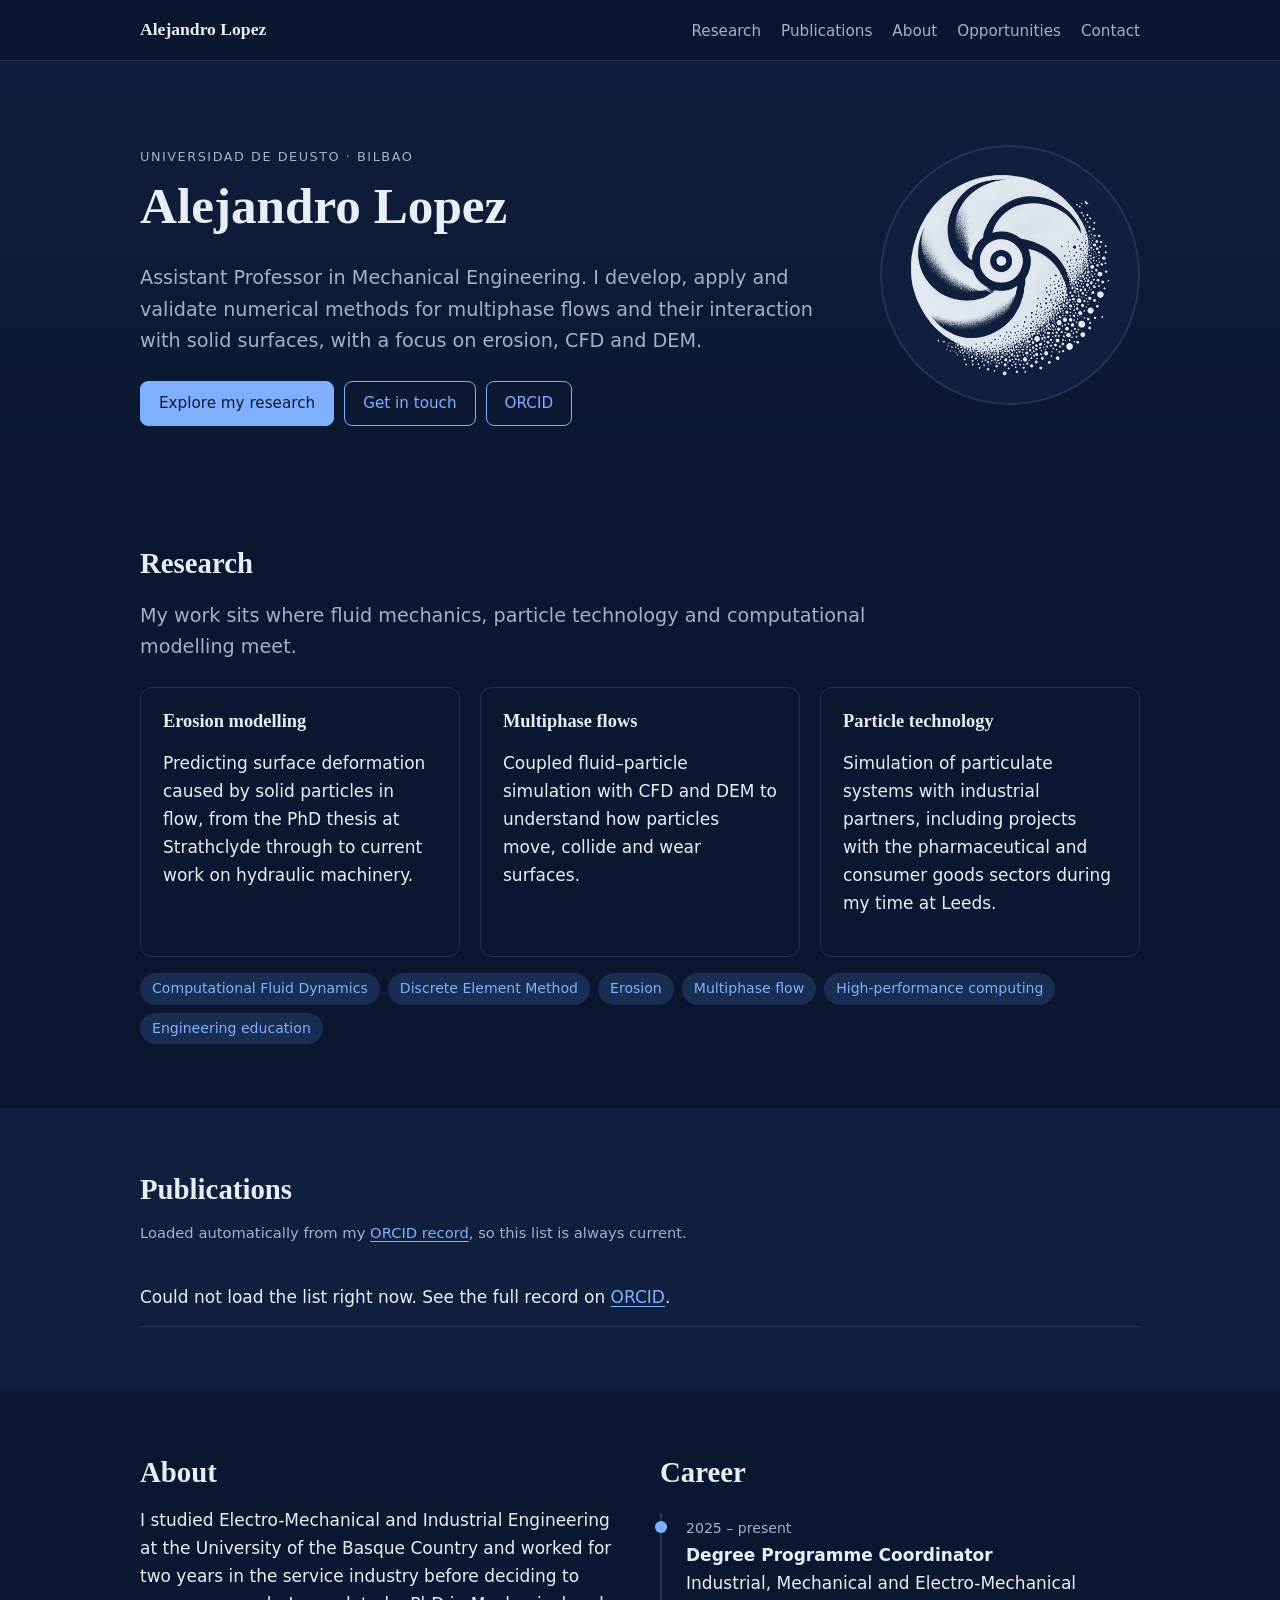
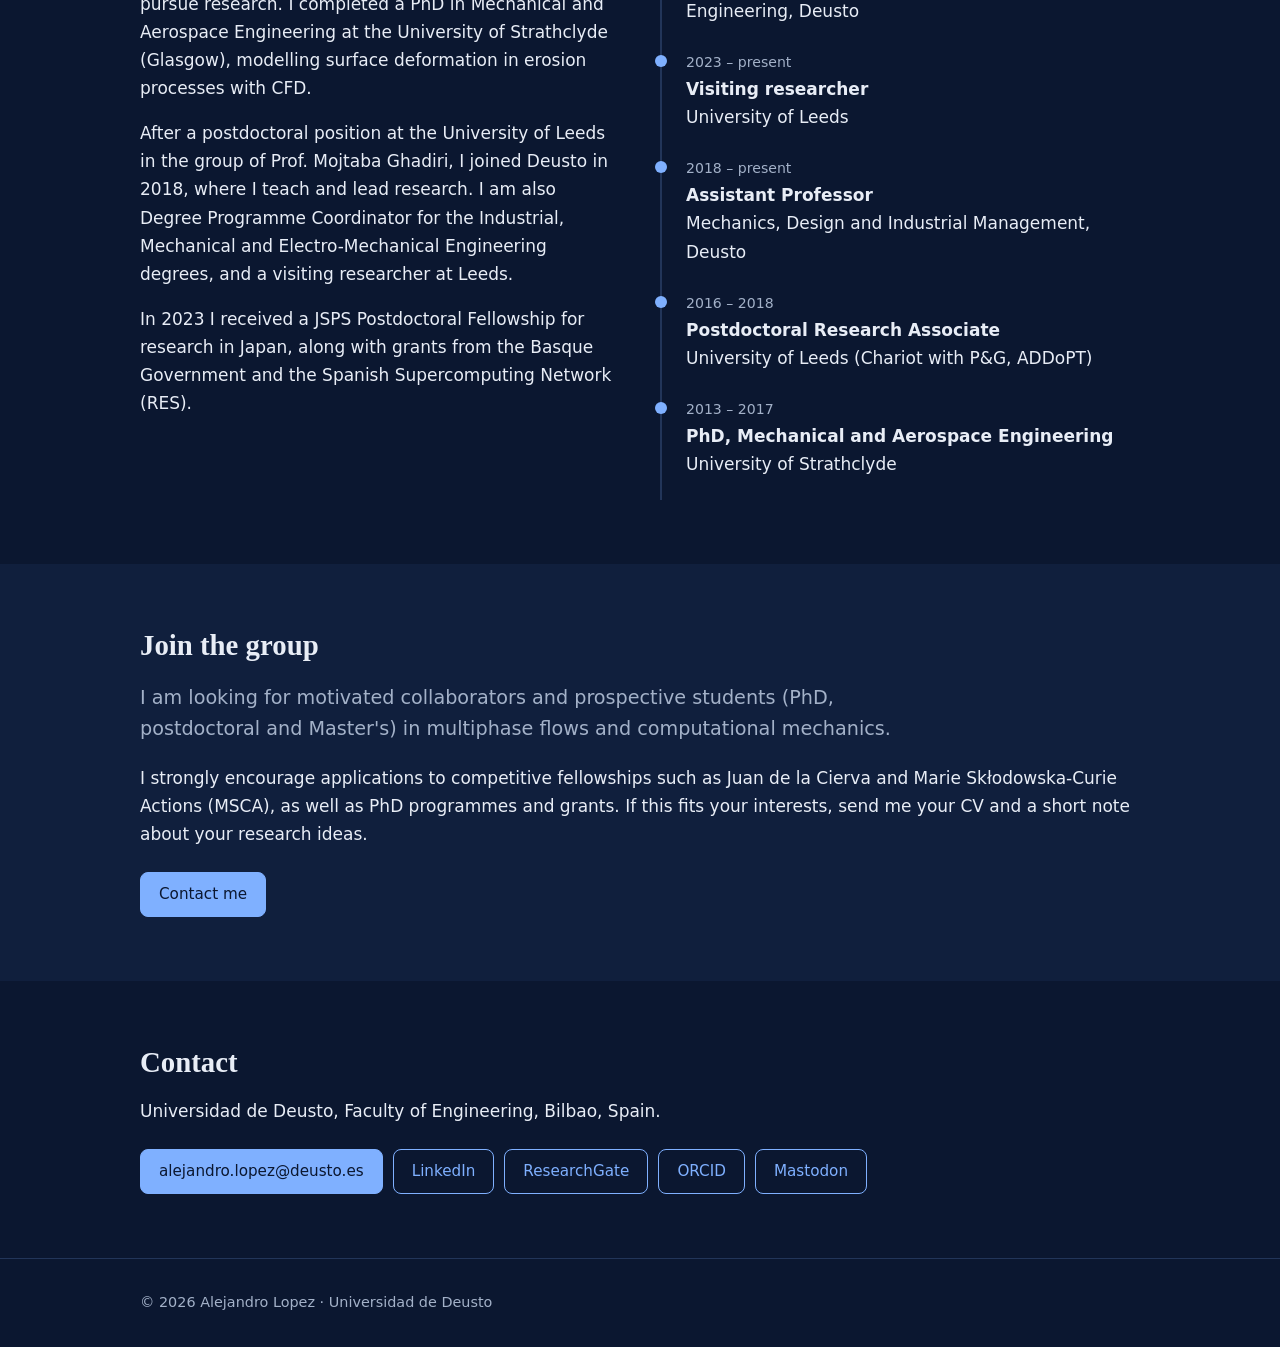
<file: index.html>
<!doctype html>
<html lang="en">
<head>
  <meta charset="utf-8">
  <meta name="viewport" content="width=device-width, initial-scale=1">
  <title>Alejandro Lopez | Computational Mechanics, Universidad de Deusto</title>
  <meta name="description" content="Assistant Professor at Universidad de Deusto. Research on multiphase flows, erosion, CFD and DEM simulation. Programme Leader for Mechanical and Industrial Engineering.">
  <link rel="canonical" href="https://alejandrolopez.space/">
  <meta property="og:type" content="website">
  <meta property="og:title" content="Alejandro Lopez | Computational Mechanics">
  <meta property="og:description" content="Multiphase flows, erosion, CFD and DEM. Universidad de Deusto.">
  <meta property="og:url" content="https://alejandrolopez.space/">
  <meta property="og:image" content="https://alejandrolopez.space/og-image.png">
  <meta name="twitter:card" content="summary">
  <link rel="icon" href="data:image/svg+xml,%3Csvg xmlns='http://www.w3.org/2000/svg' viewBox='0 0 64 64'%3E%3Crect width='64' height='64' rx='14' fill='%2314315c'/%3E%3Ctext x='32' y='44' font-size='34' text-anchor='middle' fill='white' font-family='Georgia,serif'%3EA%3C/text%3E%3C/svg%3E">
  <link rel="stylesheet" href="style.css">
  <script type="application/ld+json">
  {
    "@context": "https://schema.org",
    "@type": "Person",
    "name": "Alejandro Lopez",
    "url": "https://alejandrolopez.space/",
    "jobTitle": "Assistant Professor",
    "affiliation": { "@type": "CollegeOrUniversity", "name": "Universidad de Deusto" },
    "sameAs": [
      "https://orcid.org/0000-0001-5498-1746",
      "https://www.linkedin.com/in/alejandrolopezmecheng/",
      "https://www.researchgate.net/profile/Alejandro-Lopez-75"
    ]
  }
  </script>
</head>
<body>
  <a class="skip" href="#main">Skip to content</a>

  <header class="site">
    <div class="wrap">
      <a class="brand" href="#top">Alejandro Lopez</a>
      <nav aria-label="Main">
        <ul>
          <li><a href="#research">Research</a></li>
          <li><a href="#publications">Publications</a></li>
          <li><a href="#about">About</a></li>
          <li><a href="#opportunities">Opportunities</a></li>
          <li><a href="#contact">Contact</a></li>
        </ul>
      </nav>
    </div>
  </header>

  <main id="main">
    <div class="hero" id="top">
      <div class="wrap">
        <div>
          <p class="eyebrow">Universidad de Deusto · Bilbao</p>
          <h1>Alejandro Lopez</h1>
          <p class="lead">Assistant Professor in Mechanical Engineering. I develop, apply and validate numerical methods for multiphase flows and their interaction with solid surfaces, with a focus on erosion, CFD and DEM.</p>
          <div class="buttons">
            <a class="btn primary" href="#research">Explore my research</a>
            <a class="btn" href="#contact">Get in touch</a>
            <a class="btn" href="https://orcid.org/0000-0001-5498-1746">ORCID</a>
          </div>
        </div>
        <div>
          <img class="photo" src="logo.png" alt="Research logo: a turbine-like swirl dispersing into particles"
               onerror="this.style.display='none';this.nextElementSibling.style.display='flex'">
          <div class="photo-fallback" aria-hidden="true">AL</div>
        </div>
      </div>
    </div>

    <section id="research">
      <div class="wrap">
        <h2>Research</h2>
        <p class="lead">My work sits where fluid mechanics, particle technology and computational modelling meet.</p>
        <div class="grid">
          <article class="card">
            <h3>Erosion modelling</h3>
            <p>Predicting surface deformation caused by solid particles in flow, from the PhD thesis at Strathclyde through to current work on hydraulic machinery.</p>
          </article>
          <article class="card">
            <h3>Multiphase flows</h3>
            <p>Coupled fluid–particle simulation with CFD and DEM to understand how particles move, collide and wear surfaces.</p>
          </article>
          <article class="card">
            <h3>Particle technology</h3>
            <p>Simulation of particulate systems with industrial partners, including projects with the pharmaceutical and consumer goods sectors during my time at Leeds.</p>
          </article>
        </div>
        <ul class="tags" aria-label="Keywords">
          <li>Computational Fluid Dynamics</li>
          <li>Discrete Element Method</li>
          <li>Erosion</li>
          <li>Multiphase flow</li>
          <li>High-performance computing</li>
          <li>Engineering education</li>
        </ul>
      </div>
    </section>

    <section id="publications" class="alt">
      <div class="wrap">
        <h2>Publications</h2>
        <p class="note">Loaded automatically from my <a href="https://orcid.org/0000-0001-5498-1746">ORCID record</a>, so this list is always current.</p>
        <ol id="pubs" reversed aria-live="polite"><li>Loading publications…</li></ol>
      </div>
    </section>

    <section id="about">
      <div class="wrap cols">
        <div>
          <h2>About</h2>
          <p>I studied Electro-Mechanical and Industrial Engineering at the University of the Basque Country and worked for two years in the service industry before deciding to pursue research. I completed a PhD in Mechanical and Aerospace Engineering at the University of Strathclyde (Glasgow), modelling surface deformation in erosion processes with CFD.</p>
          <p>After a postdoctoral position at the University of Leeds in the group of Prof. Mojtaba Ghadiri, I joined Deusto in 2018, where I teach and lead research. I am also Degree Programme Coordinator for the Industrial, Mechanical and Electro-Mechanical Engineering degrees, and a visiting researcher at Leeds.</p>
          <p>In 2023 I received a JSPS Postdoctoral Fellowship for research in Japan, along with grants from the Basque Government and the Spanish Supercomputing Network (RES).</p>
        </div>
        <div>
          <h2>Career</h2>
          <ul class="timeline">
            <li><span class="when">2025 – present</span><strong>Degree Programme Coordinator</strong>Industrial, Mechanical and Electro-Mechanical Engineering, Deusto</li>
            <li><span class="when">2023 – present</span><strong>Visiting researcher</strong>University of Leeds</li>
            <li><span class="when">2018 – present</span><strong>Assistant Professor</strong>Mechanics, Design and Industrial Management, Deusto</li>
            <li><span class="when">2016 – 2018</span><strong>Postdoctoral Research Associate</strong>University of Leeds (Chariot with P&amp;G, ADDoPT)</li>
            <li><span class="when">2013 – 2017</span><strong>PhD, Mechanical and Aerospace Engineering</strong>University of Strathclyde</li>
          </ul>
        </div>
      </div>
    </section>

    <section id="opportunities" class="alt">
      <div class="wrap">
        <h2>Join the group</h2>
        <p class="lead">I am looking for motivated collaborators and prospective students (PhD, postdoctoral and Master's) in multiphase flows and computational mechanics.</p>
        <p>I strongly encourage applications to competitive fellowships such as Juan de la Cierva and Marie Skłodowska-Curie Actions (MSCA), as well as PhD programmes and grants. If this fits your interests, send me your CV and a short note about your research ideas.</p>
        <div class="buttons"><a class="btn primary" href="#contact">Contact me</a></div>
      </div>
    </section>

    <section id="contact">
      <div class="wrap">
        <h2>Contact</h2>
        <p>Universidad de Deusto, Faculty of Engineering, Bilbao, Spain.</p>
        <div class="buttons">
          <a class="btn primary" href="mailto:alejandro.lopez@deusto.es">alejandro.lopez@deusto.es</a>
          <a class="btn" href="https://www.linkedin.com/in/alejandrolopezmecheng/">LinkedIn</a>
          <a class="btn" href="https://www.researchgate.net/profile/Alejandro-Lopez-75">ResearchGate</a>
          <a class="btn" href="https://orcid.org/0000-0001-5498-1746">ORCID</a>
          <a class="btn" rel="me" href="https://mstdn.science/@alejandro">Mastodon</a>
        </div>
      </div>
    </section>
  </main>

  <footer>
    <div class="wrap">© <span id="year">2026</span> Alejandro Lopez · Universidad de Deusto</div>
  </footer>

  <script src="script.js"></script>
</body>
</html>
</file>
<file: style.css>
:root {
  color-scheme: dark;
  --bg: #0b1730;
  --bg-alt: #101f3d;
  --text: #e8edf6;
  --muted: #a3b1c8;
  --accent: #7fb0ff;
  --accent-soft: #1a2d52;
  --border: #223559;
  --max: 1040px;
}
* { box-sizing: border-box; }
html { scroll-behavior: smooth; }
body {
  margin: 0;
  background: var(--bg);
  color: var(--text);
  font: 17px/1.65 system-ui, -apple-system, "Segoe UI", Roboto, sans-serif;
}
h1, h2, h3 { font-family: Georgia, "Times New Roman", serif; line-height: 1.2; margin: 0 0 .5em; }
h1 { font-size: clamp(2.2rem, 5vw, 3.2rem); }
h2 { font-size: 1.8rem; }
h3 { font-size: 1.15rem; }
a { color: var(--accent); text-underline-offset: 3px; }
a:focus-visible, button:focus-visible { outline: 3px solid var(--accent); outline-offset: 2px; }
.wrap { max-width: var(--max); margin: 0 auto; padding: 0 20px; }
.skip { position: absolute; left: -999px; }
.skip:focus { left: 12px; top: 12px; background: var(--bg); padding: 8px 12px; z-index: 10; }

/* header */
header.site {
  position: sticky; top: 0; z-index: 5;
  background: color-mix(in srgb, var(--bg) 92%, transparent);
  backdrop-filter: blur(8px);
  border-bottom: 1px solid var(--border);
}
header.site .wrap { display: flex; align-items: center; justify-content: space-between; min-height: 60px; gap: 16px; flex-wrap: wrap; }
.brand { font-family: Georgia, serif; font-weight: 700; font-size: 1.1rem; color: var(--text); text-decoration: none; }
nav ul { list-style: none; display: flex; gap: 20px; margin: 0; padding: 0; flex-wrap: wrap; }
nav a { text-decoration: none; color: var(--muted); font-size: .95rem; }
nav a:hover { color: var(--accent); }

/* hero */
.hero { padding: 72px 0 56px; background: linear-gradient(180deg, var(--bg-alt), var(--bg)); }
.hero .wrap { display: grid; grid-template-columns: 1fr 260px; gap: 48px; align-items: center; }
.eyebrow { text-transform: uppercase; letter-spacing: .12em; font-size: .8rem; color: var(--muted); margin-bottom: 8px; }
.lead { font-size: 1.2rem; color: var(--muted); max-width: 40em; }
.photo {
  width: 260px; height: 260px; border-radius: 50%; object-fit: contain; padding: 22px;
  border: 2px solid var(--border); background: var(--bg-alt);
}
.photo-fallback {
  width: 260px; height: 260px; border-radius: 50%; display: none; align-items: center; justify-content: center;
  background: var(--accent-soft); color: var(--accent); font: 700 4rem Georgia, serif;
}
.buttons { display: flex; flex-wrap: wrap; gap: 10px; margin-top: 24px; }
.btn {
  display: inline-block; padding: 9px 18px; border-radius: 8px; text-decoration: none; font-size: .95rem;
  border: 1px solid var(--accent); color: var(--accent);
}
.btn.primary { background: var(--accent); color: var(--bg); }
.btn:hover { opacity: .85; }

/* sections */
section { padding: 64px 0; }
section.alt { background: var(--bg-alt); }
.grid { display: grid; grid-template-columns: repeat(auto-fit, minmax(260px, 1fr)); gap: 20px; margin-top: 24px; }
.card { background: var(--bg); border: 1px solid var(--border); border-radius: 12px; padding: 22px; }
section.alt .card { background: var(--bg); }
.tags { display: flex; flex-wrap: wrap; gap: 8px; padding: 0; list-style: none; margin: 16px 0 0; }
.tags li { background: var(--accent-soft); color: var(--accent); padding: 4px 12px; border-radius: 999px; font-size: .88rem; }
.cols { display: grid; grid-template-columns: 1fr 1fr; gap: 40px; }

/* timeline */
.timeline { list-style: none; padding: 0; margin: 24px 0 0; border-left: 2px solid var(--border); }
.timeline li { position: relative; padding: 0 0 22px 24px; }
.timeline li::before {
  content: ""; position: absolute; left: -7px; top: 8px; width: 12px; height: 12px;
  border-radius: 50%; background: var(--accent);
}
.timeline .when { color: var(--muted); font-size: .88rem; }
.timeline strong { display: block; }

/* publications */
#pubs { list-style: none; padding: 0; margin: 24px 0 0; }
#pubs li { padding: 14px 0; border-bottom: 1px solid var(--border); }
#pubs .year { color: var(--muted); font-size: .88rem; }
#pubs .venue { color: var(--muted); font-style: italic; }
.note { color: var(--muted); font-size: .92rem; }

footer { padding: 32px 0; border-top: 1px solid var(--border); color: var(--muted); font-size: .9rem; }

@media (max-width: 760px) {
  .hero .wrap, .cols { grid-template-columns: 1fr; }
  .hero { padding-top: 40px; }
  .photo, .photo-fallback { width: 180px; height: 180px; order: -1; }
  nav ul { gap: 14px; }
}
@media (prefers-reduced-motion: reduce) { html { scroll-behavior: auto; } }
</file>
